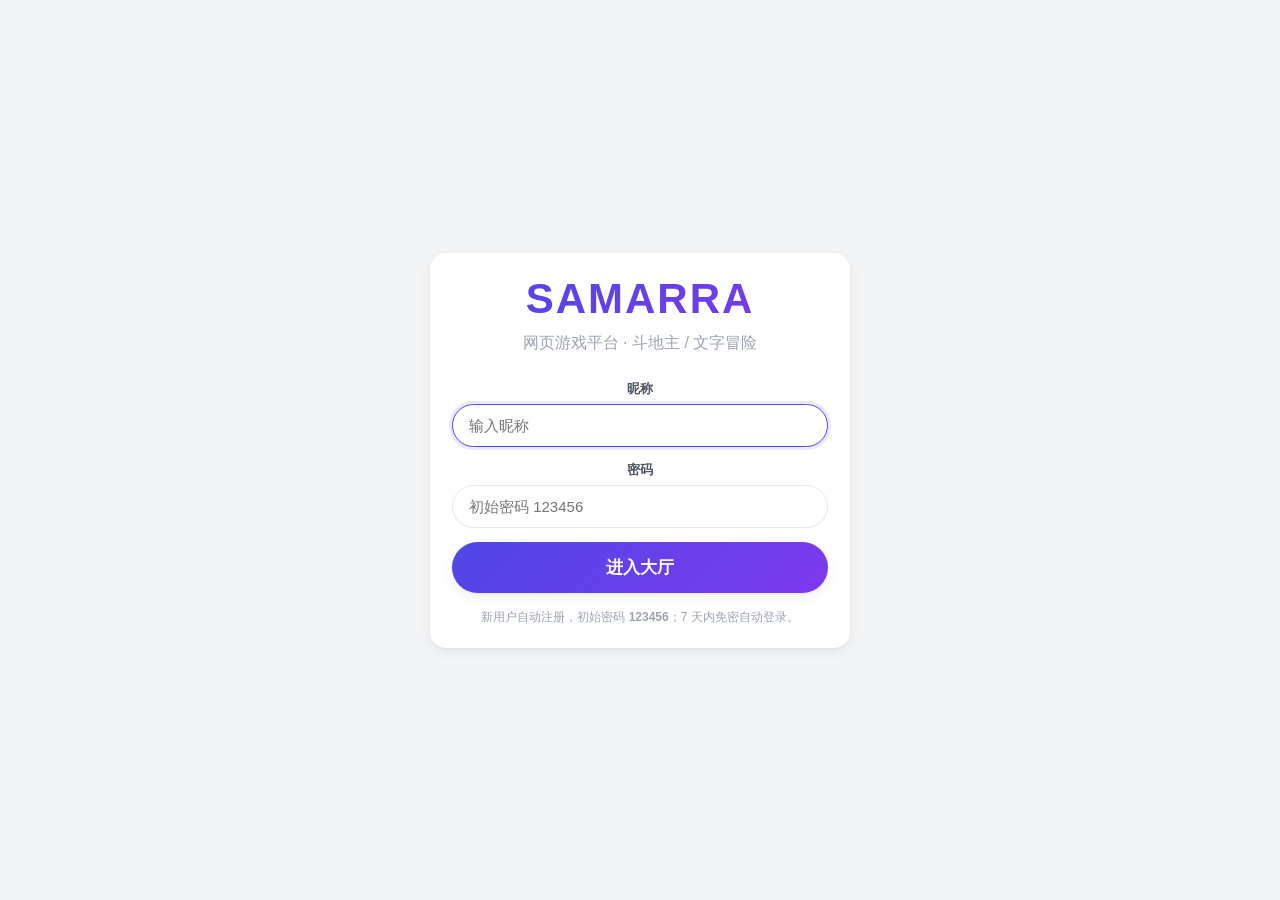
<file: index.html>
<!DOCTYPE html>
<html lang="zh-CN">
<head>
<meta charset="UTF-8">
<meta name="viewport" content="width=device-width, initial-scale=1.0">
<title>大厅 · SAMARRA</title>
<script>
// 强制登录检查：没登录直接跳走
(function() {
  var n = localStorage.getItem('samarra_nickname');
  var t = parseInt(localStorage.getItem('samarra_login_time') || '0', 10);
  if (!n || (Date.now() - t) > 7 * 24 * 3600 * 1000) {
    localStorage.removeItem('samarra_nickname');
    localStorage.removeItem('samarra_login_time');
    location.replace('login.html');
  }
})();
</script>
<link rel="stylesheet" href="shared/common.css">
<script src="shared/supabase.js"></script>
<style>
  .game-grid { display: grid; grid-template-columns: 1fr 1fr; gap: 18px; max-width: 760px; margin: 0 auto; }
  .game-tile { text-align: left; cursor: pointer; transition: transform .15s, box-shadow .15s; position: relative; overflow: hidden; }
  .game-tile:hover { transform: translateY(-4px); box-shadow: 0 14px 30px rgba(0,0,0,.12); }
  .game-tile .icon { font-size: 40px; margin-bottom: 10px; }
  .game-tile h3 { font-size: 19px; margin-bottom: 6px; }
  .game-tile p { font-size: 13px; color: var(--muted); line-height: 1.6; }
  .game-tile .tag { position: absolute; top: 14px; right: 14px; font-size: 11px; padding: 2px 10px; border-radius: 999px;
    background: #eef2ff; color: var(--brand); font-weight: 700; }
  .game-tile.soon { opacity: .55; cursor: default; }
  .game-tile.soon:hover { transform: none; box-shadow: none; }
  .hello { text-align: center; margin: 26px 0 22px; }
  .hello h2 { font-size: 22px; }
  .hello p { color: var(--muted); font-size: 14px; margin-top: 6px; }
  @media (max-width: 720px) { .game-grid { grid-template-columns: 1fr; } }
</style>
</head>
<body>
<script>
/* 等 DOM 加载完立即显示昵称 */
window.addEventListener('DOMContentLoaded', function() {
  var n = localStorage.getItem('samarra_nickname');
  if (n) document.getElementById('nickLabel').textContent = n;
});
</script>
<canvas class="fx-layer" id="fx"></canvas>
<div class="toast-wrap" id="toasts"></div>

<!-- SVIP 入场横幅 -->
<div id="svipBanner" style="display:none;position:fixed;top:0;left:0;right:0;z-index:9998;
  background:linear-gradient(90deg,#000,#7c3aed,#000);color:#ffd700;padding:4px;text-align:center;
  font-size:12px;letter-spacing:1px;box-shadow:0 2px 10px rgba(124,58,237,.5)">
  👑 SVIP 尊贵玩家 <span id="svipName"></span> 降临 👑
</div>

<header class="topbar">
  <div class="brand">🎮 SAMARRA</div>
  <div class="who">
    <span id="nickLabel">—</span>
    <span id="myLevel" style="font-size:11px;color:var(--muted);margin-left:6px">Lv.MAX</span>
    <button class="btn btn-sm btn-ghost" id="mailBtn" title="邮件" style="margin-left:10px" onclick="openMailModal()">📬<span id="mailBadge" style="display:none;background:#ef4444;color:#fff;border-radius:999px;padding:1px 6px;font-size:11px;margin-left:2px">0</span></button>
    <button class="btn btn-sm btn-ghost" id="settingsBtn" title="菜单" onclick="toggleSettingsMenu(event)">⚙️</button>
  </div>
</header>

<!-- 齿轮下拉菜单 -->
<div id="settingsMenu" style="display:none;position:fixed;top:60px;right:16px;background:#fff;border-radius:14px;box-shadow:0 8px 30px rgba(0,0,0,.15);z-index:200;overflow:hidden;min-width:180px">
  <div class="menu-item" data-action="home" style="padding:12px 16px;cursor:pointer;font-size:14px" onclick="location.href='index.html'">🏠 返回主页</div>
  <div class="menu-item" data-action="admin" id="adminMenuItem" style="display:block;padding:12px 16px;cursor:pointer;font-size:14px;border-top:1px solid #f3f4f6" onclick="location.href='admin/index.html'">🛠 管理后台</div>
  <div class="menu-item" data-action="logout" style="padding:12px 16px;cursor:pointer;font-size:14px;color:#ef4444;border-top:1px solid #f3f4f6" onclick="doLogout()">退出登录</div>
</div>

<div class="container" style="padding-top:30px">
  <h2 style="text-align:center;margin-bottom:6px;font-size:28px">选择游戏开始</h2>
  <p style="text-align:center;color:var(--muted);font-size:13px;margin-bottom:30px">好友开黑 · 随时开局</p>

  <div style="display:grid;grid-template-columns:1fr 1fr;gap:20px;max-width:600px;margin:0 auto">
    <div class="card game-tile" id="tileDoudizhu" style="text-align:center;padding:30px 20px;cursor:pointer;transition:transform .2s">
      <div style="font-size:48px;margin-bottom:10px">🃏</div>
      <h3 style="font-size:20px">斗地主</h3>
      <p class="muted" style="font-size:13px;margin-top:6px">2/3/4人场 · 好友开房</p>
    </div>
    <div class="card game-tile" id="tileStory" style="text-align:center;padding:30px 20px;cursor:pointer;transition:transform .2s">
      <div style="font-size:48px;margin-bottom:10px">📖</div>
      <h3 style="font-size:20px">文字冒险</h3>
      <p class="muted" style="font-size:13px;margin-top:6px">剧情分支 · 多结局</p>
    </div>
    <div class="card game-tile" id="tileChess" style="text-align:center;padding:30px 20px;cursor:pointer;transition:transform .2s;grid-column:1/-1;max-width:290px;justify-self:center">
      <div style="font-size:48px;margin-bottom:10px">♟️</div>
      <h3 style="font-size:20px">象棋</h3>
      <p class="muted" style="font-size:13px;margin-top:6px">皮卡鱼AI · 人机对战</p>
    </div>
  </div>
</div>

<script>
/* ============ 轻量 Supabase REST 封装（零外部依赖） ============ */
(function () {
  try {
    const p = new URLSearchParams(location.search);
    if (p.get("sburl")) sessionStorage.setItem("samarra_cfg", JSON.stringify({ url: p.get("sburl"), key: p.get("sbkey") || "test-key" }));
  } catch (e) {}
})();
const SB_CFG = (function () { try { const s = sessionStorage.getItem("samarra_cfg"); return s ? JSON.parse(s) : null; } catch (e) { return null; } })();
const SB = {
  url: (SB_CFG && SB_CFG.url) || "https://djvsugbstenltenktpwv.supabase.co",
  key: (SB_CFG && SB_CFG.key) || "eyJhbGciOiJIUzI1NiIsInR5cCI6IkpXVCJ9.eyJpc3MiOiJzdXBhYmFzZSIsInJlZiI6ImRqdnN1Z2JzdGVubHRlbmt0cHd2Iiwicm9sZSI6ImFub24iLCJpYXQiOjE3OTE2OTI0MDcsImV4cCI6MjEwNzI2ODQwN30.XMBE7NCridZ34BG7LyRiHQRZP0SkVI209uQhqSgcIAs",
  async rpc(fn, body) {
    const r = await fetch(this.url + "/rest/v1/rpc/" + fn, {
      method: "POST",
      headers: { "Content-Type": "application/json", "apikey": this.key, "Authorization": "Bearer " + this.key, "Prefer": "return=representation" },
      body: JSON.stringify(body || {})
    });
    if (!r.ok) {
      let t = ""; try { t = (await r.json()).message || ""; } catch (e) {}
      if (!t) { try { t = await r.text(); } catch (e2) {} }
      throw new Error((t || ("HTTP " + r.status)).slice(0, 160));
    }
    const txt = await r.text();
    return txt ? JSON.parse(txt) : null;
  }
};

/* ============ 粒子动效 ============ */
(function () {
  const MAX = 60, BURST = 12;
  const cv = document.getElementById("fx");
  const ctx = cv.getContext("2d");
  let parts = [], W = 0, H = 0;
  function resize() { W = cv.width = innerWidth; H = cv.height = innerHeight; }
  resize(); addEventListener("resize", resize);
  addEventListener("click", function (e) {
    for (let i = 0; i < BURST; i++) {
      if (parts.length >= MAX) parts.shift();
      const a = Math.random() * Math.PI * 2, v = 90 + Math.random() * 160;
      parts.push({ x: e.clientX, y: e.clientY, vx: Math.cos(a) * v, vy: Math.sin(a) * v - 60,
        life: 1, size: 2 + Math.random() * 3.5,
        color: ["#4f46e5", "#7c3aed", "#f59e0b", "#10b981", "#ef4444"][(Math.random() * 5) | 0] });
    }
  });
  (function loop() {
    ctx.clearRect(0, 0, W, H);
    parts = parts.filter(p => p.life > 0);
    for (const p of parts) {
      p.x += p.vx * 0.016; p.y += p.vy * 0.016; p.vy += 260 * 0.016; p.life -= 0.025;
      ctx.globalAlpha = Math.max(0, p.life);
      ctx.fillStyle = p.color;
      ctx.beginPath(); ctx.arc(p.x, p.y, p.size * p.life, 0, Math.PI * 2); ctx.fill();
    }
    ctx.globalAlpha = 1;
    requestAnimationFrame(loop);
  })();
})();

/* ============ 身份与账号 ============ */
const NICK_KEY = "samarra_nickname";
let nickname = (localStorage.getItem(NICK_KEY) || "").trim();

function toast(msg, type) {
  const w = document.getElementById("toasts");
  const t = document.createElement("div");
  t.className = "toast" + (type ? " " + type : "");
  t.textContent = msg;
  w.appendChild(t);
  setTimeout(() => t.remove(), 2600);
}

function escapeHtml(s) {
  return String(s).replace(/[&<>"']/g, c => ({ "&": "&amp;", "<": "&lt;", ">": "&gt;", '"': "&quot;", "'": "&#39;" }[c]));
}

function levelOf(nick) {
  let h = 0;
  for (let i = 0; i < nick.length; i++) h = (h * 31 + nick.charCodeAt(i)) >>> 0;
  return 1 + (h % 10);
}

async function initIdentity() {
  if (!nickname) { location.replace("login.html"); return; }
  /* 第一步：立即显示昵称头像 */
  document.getElementById("nickLabel").textContent = nickname;
  document.getElementById("myAvatarChar").textContent = nickname[0].toUpperCase();
  document.getElementById("myLevel").textContent = "Lv.MAX";

  /* 第二步：立即绑定按钮事件（不等 Supabase） */
  document.getElementById("mailBtn").addEventListener("click", openMailModal);
  document.getElementById("settingsBtn").addEventListener("click", e => {
    e.stopPropagation();
    const m = document.getElementById("settingsMenu");
    m.style.display = m.style.display === "none" ? "block" : "none";
  });
  document.addEventListener("click", () => { document.getElementById("settingsMenu").style.display = "none"; });
  document.querySelectorAll(".menu-item").forEach(item => {
    item.addEventListener("click", () => {
      const act = item.dataset.action;
      if (act === "logout") { localStorage.removeItem(NICK_KEY); localStorage.removeItem("samarra_login_time"); location.replace("login.html"); }
      if (act === "admin") location.href = "admin.html";
    });
  });
  document.getElementById("myAvatar").addEventListener("click", () => openProfileModal(nickname));

  /* 第三步：等 Supabase 就绪后拉数据 */
  let waitCount = 0;
  while (typeof SB === 'undefined' || !SB.rpc) {
    await new Promise(r => setTimeout(r, 100));
    waitCount++;
    if (waitCount > 20) break;
  }
  try {
    const ok = await SB.rpc("is_admin", { p_nickname: nickname });
    if (ok) {
      document.getElementById("adminMenuItem").style.display = "";
      document.getElementById("adminMenuItem").textContent = nickname === "Sean" ? "🛠 超管后台" : "🛠 管理后台";
    }
  } catch (e) {}
  /* 查资料：等级 + SVIP */
  try {
    const prof = await SB.rpc("get_profile", { p_nickname: nickname });
    if (prof) {
      document.getElementById("myLevel").textContent = "Lv." + (prof.level >= 10 ? "MAX" : prof.level);
      if (prof.vip_type >= 2) document.getElementById("myVipBadge").style.display = "flex";
      if (prof.vip_type >= 2) {
        document.getElementById("svipName").textContent = nickname;
        document.getElementById("svipBanner").style.display = "";
        setTimeout(() => { document.getElementById("svipBanner").style.display = "none"; }, 5000);
      }
    }
  } catch (e) {}
  loadMails();
}

async function loadMails() {
  try {
    const mails = await SB.rpc("list_my_mails", { p_nickname: nickname }) || [];
    const unread = mails.filter(m => !m.claimed).length;
    const badge = document.getElementById("mailBadge");
    if (unread > 0) { badge.style.display = ""; badge.textContent = unread; }
    else badge.style.display = "none";
    window._mails = mails;
  } catch (e) {}
}

async function openMailModal() {
  let mails = window._mails || [];
  const list = mails.map(m =>
    '<div style="padding:12px;border-bottom:1px solid #eee">' +
      '<div style="font-weight:700">' + escapeHtml(m.title) + '</div>' +
      '<div style="font-size:13px;color:#666;margin:4px 0">' + escapeHtml(m.content) + '</div>' +
      (m.reward_minutes > 0 ? '<div style="font-size:12px;color:#10b981">🎁 经验 +' + m.reward_minutes + ' 分钟</div>' : '') +
      (m.reward_vip_days > 0 ? '<div style="font-size:12px;color:#7c3aed">💎 SVIP 体验 ' + m.reward_vip_days + ' 天</div>' : '') +
      (m.claimed ? '<div style="font-size:12px;color:#999;margin-top:4px">已领取</div>'
        : '<button class="btn btn-sm btn-primary" data-claim="' + m.id + '" style="margin-top:6px">领取奖励</button>') +
    '</div>'
  ).join("");
  const html = '<div style="position:fixed;inset:0;background:rgba(0,0,0,.4);z-index:1000;display:flex;align-items:center;justify-content:center" onclick="if(event.target===this)this.remove()">' +
    '<div class="card" style="width:90%;max-width:420px;max-height:80vh;overflow-y:auto">' +
      '<h3 style="margin-bottom:10px">📬 我的邮件</h3>' +
      (list || '<div class="muted" style="text-align:center;padding:20px">暂无邮件</div>') +
    '</div></div>';
  const div = document.createElement("div");
  div.innerHTML = html;
  document.body.appendChild(div.firstChild);
  div.querySelectorAll("[data-claim]").forEach(btn => {
    btn.addEventListener("click", async () => {
      try {
        await SB.rpc("claim_mail", { p_nickname: nickname, p_mail_id: parseInt(btn.dataset.claim) });
        toast("领取成功！", "ok");
        div.remove();
        loadMails();
      } catch (e) { toast(e.message, "err"); }
    });
  });
}

/* ============ 游戏入口 ============ */
document.getElementById("tileDoudizhu").addEventListener("click", () => {
  location.href = "games/doudizhu-lobby.html";
});
document.getElementById("tileStory").addEventListener("click", () => {
  location.href = "games/story-list.html";
});
document.getElementById("tileChess").addEventListener("click", () => {
  location.href = "games/chess-lobby.html";
});
document.getElementById("tileSoon").addEventListener("click", () => {
  toast("更多游戏正在开发中，敬请期待", "err");
});

async function loadLeaderboard(type) {
  try {
    const rows = await SB.rpc("leaderboard", { p_type: type }) || [];
    if (!rows.length) return '<div class="muted" style="text-align:center;padding:10px">暂无数据</div>';
    return rows.map((r, i) => {
      const medal = i === 0 ? "🥇" : i === 1 ? "🥈" : i === 2 ? "🥉" : (i + 1);
      const vip = r.vip_type >= 2 ? "💎" : r.vip_type >= 1 ? "👑" : "";
      return '<div style="display:flex;align-items:center;gap:10px;padding:8px 0;border-bottom:1px solid #f3f4f6">' +
        '<span style="width:28px;text-align:center;font-weight:800">' + medal + '</span>' +
        '<span style="flex:1;font-weight:600">' + escapeHtml(r.nickname) + ' ' + vip + '</span>' +
        '<span class="muted" style="font-size:12px">Lv.' + (r.level >= 10 ? "MAX" : r.level) + ' · ' + r.minutes + '分</span>' +
      '</div>';
    }).join("");
  } catch (e) { return '<div class="muted">加载失败</div>'; }
}

async function openRankModal() {
  const div = document.createElement("div");
  div.style.cssText = "position:fixed;inset:0;background:rgba(0,0,0,.4);z-index:1000;display:flex;align-items:center;justify-content:center";
  div.onclick = e => { if (e.target === div) div.remove(); };
  div.innerHTML = '<div class="card" style="width:400px;max-width:90vw;max-height:80vh;overflow-y:auto">' +
    '<h3 style="margin-bottom:12px">🏆 排行榜</h3>' +
    '<div class="row" style="gap:8px;margin-bottom:12px">' +
      '<button class="btn btn-sm btn-primary" id="rLB">等级榜</button>' +
      '<button class="btn btn-sm btn-ghost" id="rTB">在线榜</button>' +
    '</div>' +
    '<div id="rBox"></div>' +
  '</div>';
  document.body.appendChild(div);
  async function show(t) { div.querySelector("#rBox").innerHTML = await loadLeaderboard(t); }
  show("level");
  div.querySelector("#rLB").onclick = () => show("level");
  div.querySelector("#rTB").onclick = () => show("time");
}

/* 离开页面清理定时器（防内存泄漏） */
window.addEventListener("beforeunload", () => {
  if (window._fxRAF) cancelAnimationFrame(window._fxRAF);
  if (window._chatTimer) clearInterval(window._chatTimer);
});

/* ============ 世界聊天气泡（右下角） ============ */
const worldBtn = document.createElement("button");
worldBtn.textContent = "🌍";
worldBtn.style.cssText = "position:fixed;right:20px;bottom:20px;width:56px;height:56px;border-radius:50%;border:none;background:linear-gradient(135deg,#4f46e5,#7c3aed);color:#fff;font-size:24px;cursor:pointer;box-shadow:0 4px 16px rgba(79,70,229,.4);z-index:50";
document.body.appendChild(worldBtn);

worldBtn.addEventListener("click", () => {
  const div = document.createElement("div");
  div.style.cssText = "position:fixed;inset:0;background:rgba(0,0,0,.4);z-index:1000;display:flex;align-items:flex-end;justify-content:flex-end" + "";
  div.onclick = e => { if (e.target === div) div.remove(); };
  div.innerHTML =
    '<div class="card" style="width:340px;max-width:90vw;height:60vh;margin:0 16px 80px 0;display:flex;flex-direction:column">' +
      '<h3 style="margin-bottom:10px">🌍 世界聊天</h3>' +
      '<div id="worldList" style="flex:1;overflow-y:auto;font-size:13px;border:1px solid #eee;border-radius:10px;padding:10px;margin-bottom:10px"></div>' +
      '<div style="display:flex;gap:6px">' +
        '<input id="worldInput" class="input" style="flex:1;padding:8px 12px" placeholder="说点什么…">' +
        '<button id="worldSend" class="btn btn-primary btn-sm">发送</button>' +
      '</div>' +
    '</div>';
  document.body.appendChild(div);
  async function loadWorld() {
    const list = div.querySelector("#worldList");
    const rows = await SB.rpc("list_world_msgs", {}) || [];
    list.innerHTML = rows.map(m =>
      '<div style="margin-bottom:6px"><b style="color:#4f46e5">' + escapeHtml(m.nickname) + ':</b> ' + escapeHtml(m.content) + '</div>'
    ).join("");
  }
  loadWorld();
  div.querySelector("#worldSend").onclick = async () => {
    const v = div.querySelector("#worldInput").value.trim();
    if (!v) return;
    await SB.rpc("send_world_msg", { p_nickname: nickname, p_content: v });
    div.querySelector("#worldInput").value = "";
    loadWorld();
  };
});

/* ============ 个人主页弹窗 ============ */
async function openProfileModal(pNick) {
  const div = document.createElement("div");
  div.style.cssText = "position:fixed;inset:0;background:rgba(0,0,0,.5);z-index:1000;display:flex;align-items:center;justify-content:center";
  div.onclick = e => { if (e.target === div) div.remove(); };
  div.innerHTML = '<div class="card" style="width:380px;max-width:90vw;text-align:center;padding:30px;position:relative">' +
    '<button style="position:absolute;top:12px;right:16px;border:none;background:none;font-size:20px;cursor:pointer;color:#999" onclick="this.closest(\'.card\').parentElement.remove()">×</button>' +
    '<div style="width:90px;height:90px;border-radius:50%;background:linear-gradient(135deg,#4f46e5,#7c3aed);color:#fff;display:flex;align-items:center;justify-content:center;font-size:36px;font-weight:900;margin:0 auto 12px;position:relative">' +
      '<span>' + escapeHtml(pNick[0].toUpperCase()) + '</span>' +
      '<span id="pCrown" style="position:absolute;top:-18px;left:50%;transform:translateX(-50%);font-size:28px;display:none">👑</span>' +
      '<span id="pVip" style="position:absolute;bottom:-4px;right:-4px;width:28px;height:28px;border-radius:50%;background:#111;color:#ffd700;font-size:11px;display:none;align-items:center;justify-content:center;border:3px solid #fff;font-weight:900">SV</span>' +
    '</div>' +
    '<h2 style="margin-bottom:4px">' + escapeHtml(pNick) + '</h2>' +
    '<div id="pLevel" class="muted" style="font-size:13px;margin-bottom:16px">Lv.1</div>' +
    '<div style="display:grid;grid-template-columns:1fr 1fr;gap:10px;margin-bottom:16px">' +
      '<div style="background:#f8f9ff;border-radius:12px;padding:12px"><div style="font-size:20px;font-weight:900;color:#4f46e5">—</div><div class="muted" style="font-size:12px">斗地主胜场</div></div>' +
      '<div style="background:#f8f9ff;border-radius:12px;padding:12px"><div style="font-size:20px;font-weight:900;color:#7c3aed" id="pMinutes">0</div><div class="muted" style="font-size:12px">在线分钟</div></div>' +
    '</div>' +
    '<div id="pActions" style="display:flex;gap:8px;justify-content:center"></div>' +
  '</div>';
  document.body.appendChild(div);
  try {
    const prof = await SB.rpc("get_profile", { p_nickname: pNick });
    if (prof) {
      div.querySelector("#pLevel").textContent = "Lv." + (prof.level >= 10 ? "MAX" : prof.level);
      div.querySelector("#pMinutes").textContent = prof.minutes || 0;
      if (prof.level >= 10) div.querySelector("#pCrown").style.display = "block";
      if (prof.vip_type >= 2) div.querySelector("#pVip").style.display = "flex";
    }
  } catch (e) {}
  const actions = div.querySelector("#pActions");
  if (pNick === nickname) {
    actions.innerHTML = '<button class="btn btn-ghost" onclick="this.closest(\'.card\').parentElement.remove()">关闭</button>';
  } else {
    actions.innerHTML =
      '<button class="btn btn-primary" id="pAddFriend">➕ 加好友</button>' +
      (nickname === "Sean" ? '<button class="btn btn-ghost" onclick="location.href=\'admin.html\'">🛠 管理该用户</button>' : '');
    const bf = actions.querySelector("#pAddFriend");
    if (bf) bf.onclick = async () => {
      await SB.rpc("add_friend", { p_nickname: nickname, p_friend: pNick });
      toast("好友请求已发送", "ok");
    };
  }
}

function doLogout() {
  localStorage.removeItem('samarra_nickname');
  localStorage.removeItem('samarra_login_time');
  location.replace('login.html');
}

/* 页面加载完，所有 DOM 都有了，立即执行 */
/* 第一步：最优先显示昵称 */
document.getElementById("nickLabel").textContent = nickname || "—";
function toggleSettingsMenu(e) {
  e.stopPropagation();
  const m = document.getElementById("settingsMenu");
  m.style.display = m.style.display === "none" ? "block" : "none";
}
/* 第二步：立即绑按钮事件 */
document.getElementById("mailBtn").addEventListener("click", openMailModal);
document.getElementById("settingsBtn").addEventListener("click", e => {
  e.stopPropagation();
  const m = document.getElementById("settingsMenu");
  m.style.display = m.style.display === "none" ? "block" : "none";
});
document.addEventListener("click", () => { document.getElementById("settingsMenu").style.display = "none"; });
document.querySelectorAll(".menu-item").forEach(item => {
  item.addEventListener("click", () => {
    const act = item.dataset.action;
    if (act === "logout") { localStorage.removeItem(NICK_KEY); localStorage.removeItem("samarra_login_time"); location.replace("login.html"); }
    if (act === "admin") location.href = "admin.html";
    if (act === "home") location.href = "index.html";
  });
});
document.getElementById("myAvatar").addEventListener("click", () => openProfileModal(nickname));
document.getElementById("tileDoudizhu").addEventListener("click", () => { location.href = "games/doudizhu-lobby.html"; });
document.getElementById("tileStory").addEventListener("click", () => { location.href = "games/story-list.html"; });
document.getElementById("tileChess").addEventListener("click", () => { location.href = "games/chess-lobby.html"; });
/* 第三步：拉 Supabase 数据（异步，不影响按钮） */
initIdentity();
</script>
</body>
</html>
</file>
<file: shared/common.css>
/* ============================================================================
   SAMARRA 全局样式（shared/common.css）
   视觉风格：极浅灰背景 #f3f4f6 · 胶囊按钮 · 白卡片 · 大圆头像 · 皇冠等级
   ============================================================================ */

* { margin: 0; padding: 0; box-sizing: border-box; }

:root {
  --bg: #f3f4f6;
  --card: #ffffff;
  --ink: #1f2937;
  --muted: #9ca3af;
  --line: #e5e7eb;
  --brand: #4f46e5;
  --brand-2: #7c3aed;
  --ok: #10b981;
  --danger: #ef4444;
  --gold: #f59e0b;
  --radius: 16px;
  --shadow: 0 4px 14px rgba(0,0,0,.06), 0 1px 3px rgba(0,0,0,.05);
}

html, body {
  height: 100%;
}

body {
  background: var(--bg);
  color: var(--ink);
  font-family: -apple-system, BlinkMacSystemFont, "Segoe UI", "PingFang SC",
    "Hiragino Sans GB", "Microsoft YaHei", "Noto Sans CJK SC", sans-serif;
  -webkit-font-smoothing: antialiased;
  min-height: 100vh;
}

/* ---------- 粒子特效层（全站点击触发） ---------- */
.fx-layer {
  position: fixed; inset: 0; z-index: 99999;
  pointer-events: none;
}

/* ---------- 胶囊按钮 ---------- */
.btn {
  display: inline-flex; align-items: center; justify-content: center; gap: 6px;
  padding: 10px 22px; border: none; border-radius: 999px;
  font-size: 15px; font-weight: 600; color: var(--ink);
  background: #fff; box-shadow: var(--shadow);
  cursor: pointer; user-select: none; transition: transform .12s ease, box-shadow .12s ease, opacity .12s;
  text-decoration: none;
}
.btn:hover { transform: translateY(-1px); box-shadow: 0 6px 18px rgba(0,0,0,.10); }
.btn:active { transform: translateY(0) scale(.97); }
.btn:disabled { opacity: .45; cursor: not-allowed; transform: none; }

.btn-primary { background: linear-gradient(135deg, var(--brand), var(--brand-2)); color: #fff; }
.btn-ok     { background: linear-gradient(135deg, #34d399, #059669); color: #fff; }
.btn-danger { background: linear-gradient(135deg, #f87171, #dc2626); color: #fff; }
.btn-ghost  { background: transparent; box-shadow: none; border: 1.5px solid var(--line); }
.btn-lg { padding: 14px 34px; font-size: 17px; }
.btn-sm { padding: 6px 14px; font-size: 13px; }

/* ---------- 白卡片 ---------- */
.card {
  background: var(--card); border-radius: var(--radius);
  box-shadow: var(--shadow); padding: 22px;
}

/* ---------- 顶部栏 ---------- */
.topbar {
  display: flex; align-items: center; justify-content: space-between;
  padding: 14px 24px; background: #fff; box-shadow: 0 1px 4px rgba(0,0,0,.05);
  position: sticky; top: 0; z-index: 50;
}
.topbar .brand { font-weight: 800; font-size: 18px; letter-spacing: .5px;
  background: linear-gradient(135deg, var(--brand), var(--brand-2));
  -webkit-background-clip: text; background-clip: text; -webkit-text-fill-color: transparent; }
.topbar .who { display: flex; align-items: center; gap: 8px; font-weight: 600; }

/* ---------- 大圆形头像 / 空位 ---------- */
.avatar {
  width: 92px; height: 92px; border-radius: 50%;
  background: linear-gradient(135deg, #eef2ff, #e0e7ff);
  display: flex; align-items: center; justify-content: center;
  font-size: 30px; font-weight: 800; color: var(--brand);
  position: relative; border: 3px solid #fff; box-shadow: var(--shadow);
  overflow: visible;
}
.avatar-empty {
  background: #fff; border: 2.5px dashed #bfdbfe; color: #3b82f6;
  cursor: pointer; transition: transform .15s, border-color .15s;
}
.avatar-empty:hover { transform: scale(1.06); border-color: var(--brand); }
.avatar-empty .plus { font-size: 34px; font-weight: 300; line-height: 1; animation: pulse-plus 1.6s ease-in-out infinite; }

@keyframes pulse-plus {
  0%,100% { opacity: .55; transform: scale(1); }
  50%     { opacity: 1;   transform: scale(1.15); }
}

/* 皇冠（左上角，10 个等级颜色） */
.crown {
  position: absolute; top: -12px; left: -10px; font-size: 24px;
  filter: drop-shadow(0 2px 3px rgba(0,0,0,.25));
  z-index: 3;
}
.crown-lv1  { filter: hue-rotate(0deg)   drop-shadow(0 2px 3px rgba(0,0,0,.2)); }
.crown-lv2  { filter: hue-rotate(25deg)  drop-shadow(0 2px 3px rgba(0,0,0,.2)); }
.crown-lv3  { filter: hue-rotate(55deg)  drop-shadow(0 2px 3px rgba(0,0,0,.2)); }
.crown-lv4  { filter: hue-rotate(90deg)  drop-shadow(0 2px 3px rgba(0,0,0,.2)); }
.crown-lv5  { filter: hue-rotate(125deg) drop-shadow(0 2px 3px rgba(0,0,0,.2)); }
.crown-lv6  { filter: hue-rotate(160deg) drop-shadow(0 2px 3px rgba(0,0,0,.2)); }
.crown-lv7  { filter: hue-rotate(195deg) drop-shadow(0 2px 3px rgba(0,0,0,.2)); }
.crown-lv8  { filter: hue-rotate(230deg) drop-shadow(0 2px 3px rgba(0,0,0,.2)); }
.crown-lv9  { filter: hue-rotate(280deg) drop-shadow(0 2px 3px rgba(0,0,0,.2)); }
.crown-lv10 { filter: hue-rotate(320deg) saturate(1.4) drop-shadow(0 2px 4px rgba(245,158,11,.5)); }

/* 等级徽章（左下角 Lv.X，避免与右下角 VIP 角标重叠） */
.lv {
  position: absolute; bottom: -6px; left: -8px; z-index: 3;
  background: var(--ink); color: #fff; font-size: 11px; font-weight: 700;
  padding: 2px 8px; border-radius: 999px; box-shadow: var(--shadow);
}
.lv-gold { background: linear-gradient(135deg, #fbbf24, #d97706); }
.lv-plat { background: linear-gradient(135deg, #cbd5e1, #94a3b8); }

/* 房主标记 */
.host-tag {
  position: absolute; top: -12px; right: -10px; font-size: 20px; z-index: 3;
  filter: drop-shadow(0 1px 2px rgba(0,0,0,.2));
}

/* 当前出牌者的红色闹钟（呼吸动画） */
.timer-badge {
  position: absolute; bottom: -10px; left: 50%; transform: translateX(-50%);
  background: #fff; border-radius: 999px; padding: 3px 10px;
  box-shadow: var(--shadow); font-weight: 700; font-size: 13px;
  display: flex; align-items: center; gap: 5px; color: var(--danger);
  animation: breathe 1s ease-in-out infinite; z-index: 4;
}
.timer-badge .clock { font-size: 15px; animation: tick 1s steps(2) infinite; }

@keyframes breathe {
  0%,100% { box-shadow: 0 0 0 0 rgba(239,68,68,.45); }
  50%     { box-shadow: 0 0 0 9px rgba(239,68,68,0); }
}
@keyframes tick {
  0%,49% { opacity: 1; } 50%,100% { opacity: .25; }
}

/* ---------- 座位网格 ---------- */
.seats {
  display: flex; justify-content: center; align-items: center;
  gap: 42px; flex-wrap: wrap; padding: 24px 0;
}
.seat {
  position: relative; display: flex; flex-direction: column; align-items: center; gap: 10px;
  width: 128px;
}
.seat .name { font-weight: 700; font-size: 14px; max-width: 120px;
  overflow: hidden; text-overflow: ellipsis; white-space: nowrap; }
.seat .meta { font-size: 12px; color: var(--muted); }
.seat.you .avatar { border-color: var(--brand); }
.seat .you-tag { font-size: 11px; color: var(--brand); font-weight: 700; }

/* ---------- 通用表单 ---------- */
.field { display: flex; flex-direction: column; gap: 6px; margin-bottom: 14px; }
.field label { font-size: 13px; font-weight: 600; color: #4b5563; }
.input {
  padding: 12px 16px; border: 1.5px solid var(--line); border-radius: 999px;
  font-size: 15px; outline: none; background: #fff; transition: border-color .15s, box-shadow .15s;
}
.input:focus { border-color: var(--brand); box-shadow: 0 0 0 3px rgba(79,70,229,.12); }

.chip-group { display: flex; gap: 8px; flex-wrap: wrap; }
.chip {
  padding: 8px 18px; border-radius: 999px; border: 1.5px solid var(--line);
  background: #fff; font-size: 14px; font-weight: 600; cursor: pointer;
  transition: all .15s; color: #4b5563;
}
.chip:hover { border-color: var(--brand); }
.chip.active { background: var(--brand); border-color: var(--brand); color: #fff; }

/* ---------- Toast ---------- */
.toast-wrap {
  position: fixed; top: 18px; left: 50%; transform: translateX(-50%);
  z-index: 99998; display: flex; flex-direction: column; gap: 8px; align-items: center;
}
.toast {
  background: #1f2937; color: #fff; padding: 10px 20px; border-radius: 999px;
  font-size: 14px; box-shadow: 0 8px 24px rgba(0,0,0,.2);
  animation: toast-in .25s ease; max-width: 80vw;
}
.toast.err { background: #dc2626; }
.toast.ok  { background: #059669; }
@keyframes toast-in { from { opacity: 0; transform: translateY(-12px); } to { opacity: 1; } }

/* ---------- 动画通用 ---------- */
@keyframes pop-in {
  from { opacity: 0; transform: scale(.85); } to { opacity: 1; transform: scale(1); }
}
.pop-in { animation: pop-in .3s cubic-bezier(.2,.9,.3,1.4); }

@keyframes fly-deal {
  0%   { opacity: 0; transform: translate(var(--fx,-50vw), var(--fy,-50vh)) rotate(720deg) scale(1.6); }
  70%  { opacity: 1; }
  100% { opacity: 1; transform: translate(0,0) rotate(0deg) scale(1); }
}
.deal-card { animation: fly-deal .5s ease-out both; }

@keyframes slide-up { from { opacity: 0; transform: translateY(18px); } to { opacity: 1; transform: none; } }
.slide-up { animation: slide-up .3s ease; }

/* ---------- 手牌 ---------- */
.hand { display: flex; justify-content: center; align-items: flex-end; gap: 2px; padding: 8px 6px; }
.card-face {
  width: 46px; height: 64px; border-radius: 9px; background: #fff;
  border: 1px solid #d1d5db; box-shadow: 0 2px 5px rgba(0,0,0,.12);
  display: flex; flex-direction: column; align-items: center; justify-content: space-between;
  padding: 4px 0; font-weight: 800; font-size: 15px; cursor: pointer;
  transition: transform .15s ease, box-shadow .15s ease; position: relative;
  user-select: none; flex-shrink: 0;
}
.card-face .corner { font-size: 12px; line-height: 1; }
.card-face.red { color: #dc2626; }
.card-face.black { color: #111827; }
.card-face:hover { transform: translateY(-10px); box-shadow: 0 8px 16px rgba(0,0,0,.18); }
.card-face.selected { transform: translateY(-18px); box-shadow: 0 10px 20px rgba(79,70,229,.35); border-color: var(--brand); }
.card-face.small { width: 34px; height: 46px; font-size: 12px; cursor: default; }
.card-face.tiny  { width: 24px; height: 34px; font-size: 9px; cursor: default; padding: 2px 0; }
.card-face.back {
  background: linear-gradient(135deg, #4f46e5, #7c3aed); border: none;
  cursor: default; box-shadow: 0 3px 8px rgba(0,0,0,.2);
}
.card-face.back::after { content: "◆"; color: rgba(255,255,255,.85); font-size: 16px; }

/* ---------- 出牌区 ---------- */
.play-area {
  min-height: 96px; background: rgba(255,255,255,.7); border-radius: 18px;
  border: 1.5px dashed var(--line); display: flex; align-items: center;
  justify-content: center; gap: 6px; padding: 12px; margin: 12px auto; max-width: 760px;
  flex-wrap: wrap;
}
.play-area .played-by {
  position: absolute; top: -20px; left: 8px; font-size: 12px; color: var(--muted); font-weight: 600;
}

/* ---------- 倍数显示 ---------- */
.multiplier {
  position: absolute; top: 14px; right: 18px; z-index: 10;
  background: linear-gradient(135deg, #fbbf24, #f59e0b); color: #fff;
  font-weight: 800; padding: 8px 18px; border-radius: 999px; box-shadow: var(--shadow);
  font-size: 15px; animation: pop-in .3s;
}

/* ---------- 叫地主大按钮 ---------- */
.bid-panel {
  position: fixed; inset: 0; z-index: 200; display: flex; align-items: center;
  justify-content: center; background: rgba(17,24,39,.5); backdrop-filter: blur(2px);
}
.bid-box {
  background: #fff; border-radius: 22px; padding: 34px 40px; box-shadow: 0 24px 60px rgba(0,0,0,.3);
  display: flex; flex-direction: column; align-items: center; gap: 16px; animation: pop-in .35s cubic-bezier(.2,.9,.3,1.3);
}
.bid-box h3 { font-size: 20px; }
.bid-row { display: flex; gap: 12px; }
.bid-btn {
  min-width: 92px; padding: 16px 0; border-radius: 999px; border: none;
  font-size: 18px; font-weight: 800; cursor: pointer; transition: transform .12s, box-shadow .12s;
  background: #f3f4f6; color: var(--ink); box-shadow: var(--shadow);
}
.bid-btn:hover { transform: translateY(-3px); }
.bid-btn.b3 { background: linear-gradient(135deg,#fbbf24,#d97706); color:#fff; }
.bid-btn.b2 { background: linear-gradient(135deg,#a78bfa,#7c3aed); color:#fff; }
.bid-btn.b1 { background: linear-gradient(135deg,#93c5fd,#2563eb); color:#fff; }
.bid-btn.b0 { background: #e5e7eb; color: #6b7280; }

/* ---------- 管理后台 / 编辑器 ---------- */
.editor-wrap { display: flex; gap: 0; height: calc(100vh - 57px); }
.editor-canvas { flex: 1 1 62%; position: relative; overflow: hidden; background: #eef0f4 url("data:image/svg+xml,%3Csvg xmlns='http://www.w3.org/2000/svg' width='24' height='24'%3E%3Cpath d='M0 0h24v24H0z' fill='none'/%3E%3Ccircle cx='12' cy='12' r='.8' fill='%23c9cdd6'/%3E%3C/svg%3E"); }
.editor-side { flex: 1 1 38%; background: #fff; border-left: 1px solid var(--line); padding: 18px; overflow-y: auto; }
.mnode {
  position: absolute; width: 170px; background: #fff; border-radius: 14px;
  box-shadow: var(--shadow); border: 2px solid transparent; padding: 10px 12px;
  cursor: grab; user-select: none; z-index: 5; font-size: 13px; transition: border-color .15s;
}
.mnode:hover { border-color: var(--brand); }
.mnode.sel { border-color: var(--brand); box-shadow: 0 0 0 4px rgba(79,70,229,.15); }
.mnode .nk { font-size: 11px; color: var(--muted); font-weight: 700; margin-bottom: 4px; }
.mnode .nc { line-height: 1.45; max-height: 66px; overflow: hidden; }
.mnode.start { border-color: #10b981; }
.mnode.end { border-color: #f59e0b; }
.edge { stroke: #94a3b8; stroke-width: 2; fill: none; marker-end: url(#arrow); }
.edge-a { stroke: #2563eb; }
.edge-b { stroke: #f59e0b; }

.admin-list { display: flex; flex-direction: column; gap: 10px; }
.admin-item {
  display: flex; align-items: center; justify-content: space-between;
  background: #fff; border-radius: 14px; box-shadow: var(--shadow); padding: 14px 18px;
}
.admin-item .t { font-weight: 700; }

/* ---------- 其他 ---------- */
.container { max-width: 1080px; margin: 0 auto; padding: 20px 16px; }
.center-box {
  min-height: 100vh; display: flex; align-items: center; justify-content: center; padding: 20px;
}
.center-box .card { width: 100%; max-width: 420px; text-align: center; }
.muted { color: var(--muted); }
.mt-8 { margin-top: 8px; } .mt-16 { margin-top: 16px; } .mt-24 { margin-top: 24px; }
.row { display: flex; align-items: center; gap: 10px; }
.row-between { display: flex; align-items: center; justify-content: space-between; gap: 10px; }
.spin { display: inline-block; width: 16px; height: 16px; border: 2px solid rgba(0,0,0,.15);
  border-top-color: currentColor; border-radius: 50%; animation: spin .7s linear infinite; }
@keyframes spin { to { transform: rotate(360deg); } }
.divider { height: 1px; background: var(--line); margin: 16px 0; }

/* 响应式 */
@media (max-width: 720px) {
  .avatar { width: 74px; height: 74px; font-size: 24px; }
  .seats { gap: 20px; }
  .card-face { width: 38px; height: 54px; font-size: 13px; }
  .bid-box { padding: 24px 18px; }
}

/* ========== 皇冠 10 阶（新版高级感配色） ========== */
.crown {
  position: absolute; top: -10px; left: -8px; font-size: 18px;
  transform: rotate(-18deg); z-index: 3; line-height: 1;
  filter: drop-shadow(0 2px 3px rgba(0,0,0,.35));
}
.crown-lv1  { filter: drop-shadow(0 2px 3px rgba(0,0,0,.4)) brightness(.75) sepia(.5) saturate(2); }
.crown-lv2  { filter: drop-shadow(0 2px 3px rgba(0,0,0,.35)) brightness(.85) saturate(.7); }
.crown-lv3  { filter: drop-shadow(0 2px 3px rgba(0,0,0,.3)) brightness(1.1) saturate(.6); }
.crown-lv4  { filter: drop-shadow(0 2px 4px rgba(255,180,0,.6)) brightness(1.15) saturate(1.3); }
.crown-lv5  { filter: drop-shadow(0 2px 4px rgba(180,200,255,.6)) brightness(1.2) saturate(.8); }
.crown-lv6  { filter: drop-shadow(0 2px 4px rgba(46,204,113,.55)) hue-rotate(60deg) brightness(1.1); }
.crown-lv7  { filter: drop-shadow(0 0 6px rgba(127,231,255,.8)) brightness(1.2) saturate(1.4); }
.crown-lv8  { filter: drop-shadow(0 0 7px rgba(176,102,224,.8)) hue-rotate(280deg) brightness(1.1); }
.crown-lv9  { filter: drop-shadow(0 0 8px rgba(255,77,77,.85)) hue-rotate(340deg) brightness(1.15) saturate(1.5); }
.crown-lv10 {
  filter: drop-shadow(0 0 10px rgba(245,158,11,.9)) drop-shadow(0 0 18px rgba(168,85,247,.6))
          brightness(1.2) saturate(1.6);
  animation: crown-glow 2.2s ease-in-out infinite;
}
@keyframes crown-glow {
  0%,100% { filter: drop-shadow(0 0 8px rgba(245,158,11,.7)) drop-shadow(0 0 14px rgba(168,85,247,.5)) brightness(1.15); }
  50%     { filter: drop-shadow(0 0 14px rgba(245,158,11,1)) drop-shadow(0 0 24px rgba(168,85,247,.8)) brightness(1.3); }
}

/* ========== VIP / SVIP 角标（头像右下角小圆圈） ========== */
.avatar { position: relative; }
.vip-badge {
  position: absolute; bottom: -6px; right: -8px; z-index: 4;
  width: 26px; height: 26px; border-radius: 50%;
  display: flex; align-items: center; justify-content: center;
  font-size: 10px; font-weight: 900; font-style: italic;
  cursor: pointer; transition: transform .15s;
  border: 2px solid #fbbf24;
  box-shadow: 0 2px 6px rgba(0,0,0,.3);
}
.vip-badge:hover { transform: scale(1.12); }
.vip-badge.vip {
  background: linear-gradient(135deg, #dc2626, #991b1b);
  color: #fff;
}
.vip-badge.svip {
  background: linear-gradient(135deg, #1f2937, #000);
  border-color: #fcd34d;
  color: #fde68a;
  text-shadow: 0 0 6px rgba(252,211,77,.6);
  box-shadow: 0 2px 8px rgba(252,211,77,.4);
}

/* ========== VIP 弹窗 ========== */
.vip-modal-mask {
  position: fixed; inset: 0; z-index: 500;
  background: rgba(15,15,25,.6); backdrop-filter: blur(4px);
  display: flex; align-items: center; justify-content: center;
  padding: 20px; animation: fade-in .2s ease;
}
@keyframes fade-in { from { opacity: 0; } to { opacity: 1; } }
.vip-modal {
  background: linear-gradient(160deg, #fff, #fff8ec);
  border-radius: 22px; padding: 28px 26px; max-width: 420px; width: 100%;
  box-shadow: 0 20px 60px rgba(0,0,0,.3); animation: pop-in .3s cubic-bezier(.2,.9,.3,1.3);
}
.vip-modal h2 { text-align: center; font-size: 22px; margin-bottom: 4px;
  background: linear-gradient(135deg, #b45309, #f59e0b); -webkit-background-clip: text; background-clip: text; color: transparent; }
.vip-modal .sub { text-align: center; color: var(--muted); font-size: 13px; margin-bottom: 20px; }
.vip-tier {
  border-radius: 16px; padding: 16px; margin-bottom: 12px; border: 1.5px solid #fde68a;
  background: #fff;
}
.vip-tier.svip { border-color: #fcd34d; background: linear-gradient(135deg, #1f2937, #000); color: #fde68a; }
.vip-tier .row { display: flex; justify-content: space-between; align-items: center; margin-bottom: 8px; }
.vip-tier .name { font-weight: 900; font-size: 17px; }
.vip-tier .price { font-weight: 900; color: #dc2626; font-size: 18px; }
.vip-tier.svip .price { color: #fcd34d; }
.vip-tier .desc { font-size: 13px; line-height: 1.6; opacity: .85; }
.vip-modal .contact-btn {
  width: 100%; margin-top: 8px; padding: 14px; border: none; border-radius: 999px;
  background: linear-gradient(135deg, #f59e0b, #b45309); color: #fff; font-weight: 800; font-size: 15px;
  cursor: pointer; box-shadow: 0 6px 18px rgba(245,158,11,.4);
}
.vip-modal .close-x { float: right; cursor: pointer; color: var(--muted); font-size: 20px; line-height: 1; }

/* ========== 全局精致 Toast（毛玻璃胶囊） ========== */
.toast-wrap {
  position: fixed; top: 20px; left: 50%; transform: translateX(-50%);
  z-index: 99999; display: flex; flex-direction: column; gap: 8px;
  pointer-events: none; align-items: center;
}
.toast {
  padding: 10px 20px; border-radius: 999px;
  background: rgba(20,20,30,.78); backdrop-filter: blur(12px); -webkit-backdrop-filter: blur(12px);
  color: #fff; font-size: 14px; font-weight: 600;
  box-shadow: 0 8px 24px rgba(0,0,0,.25);
  animation: toast-in .25s cubic-bezier(.2,.9,.3,1.3), toast-out .3s ease 1.7s forwards;
  max-width: 90vw; text-align: center;
}
.toast.ok { background: rgba(16,185,129,.85); backdrop-filter: blur(12px); -webkit-backdrop-filter: blur(12px); }
.toast.err { background: rgba(239,68,68,.85); backdrop-filter: blur(12px); -webkit-backdrop-filter: blur(12px); }
.toast::before { margin-right: 6px; }
.toast:not(.ok):not(.err)::before { content: "ℹ️"; }
.toast.ok::before { content: "✅"; }
.toast.err::before { content: "❌"; }
@keyframes toast-in {
  from { opacity: 0; transform: translateY(-16px) scale(.9); }
  to { opacity: 1; transform: translateY(0) scale(1); }
}
@keyframes toast-out {
  from { opacity: 1; transform: translateY(0); }
  to { opacity: 0; transform: translateY(-10px); }
}
</file>
